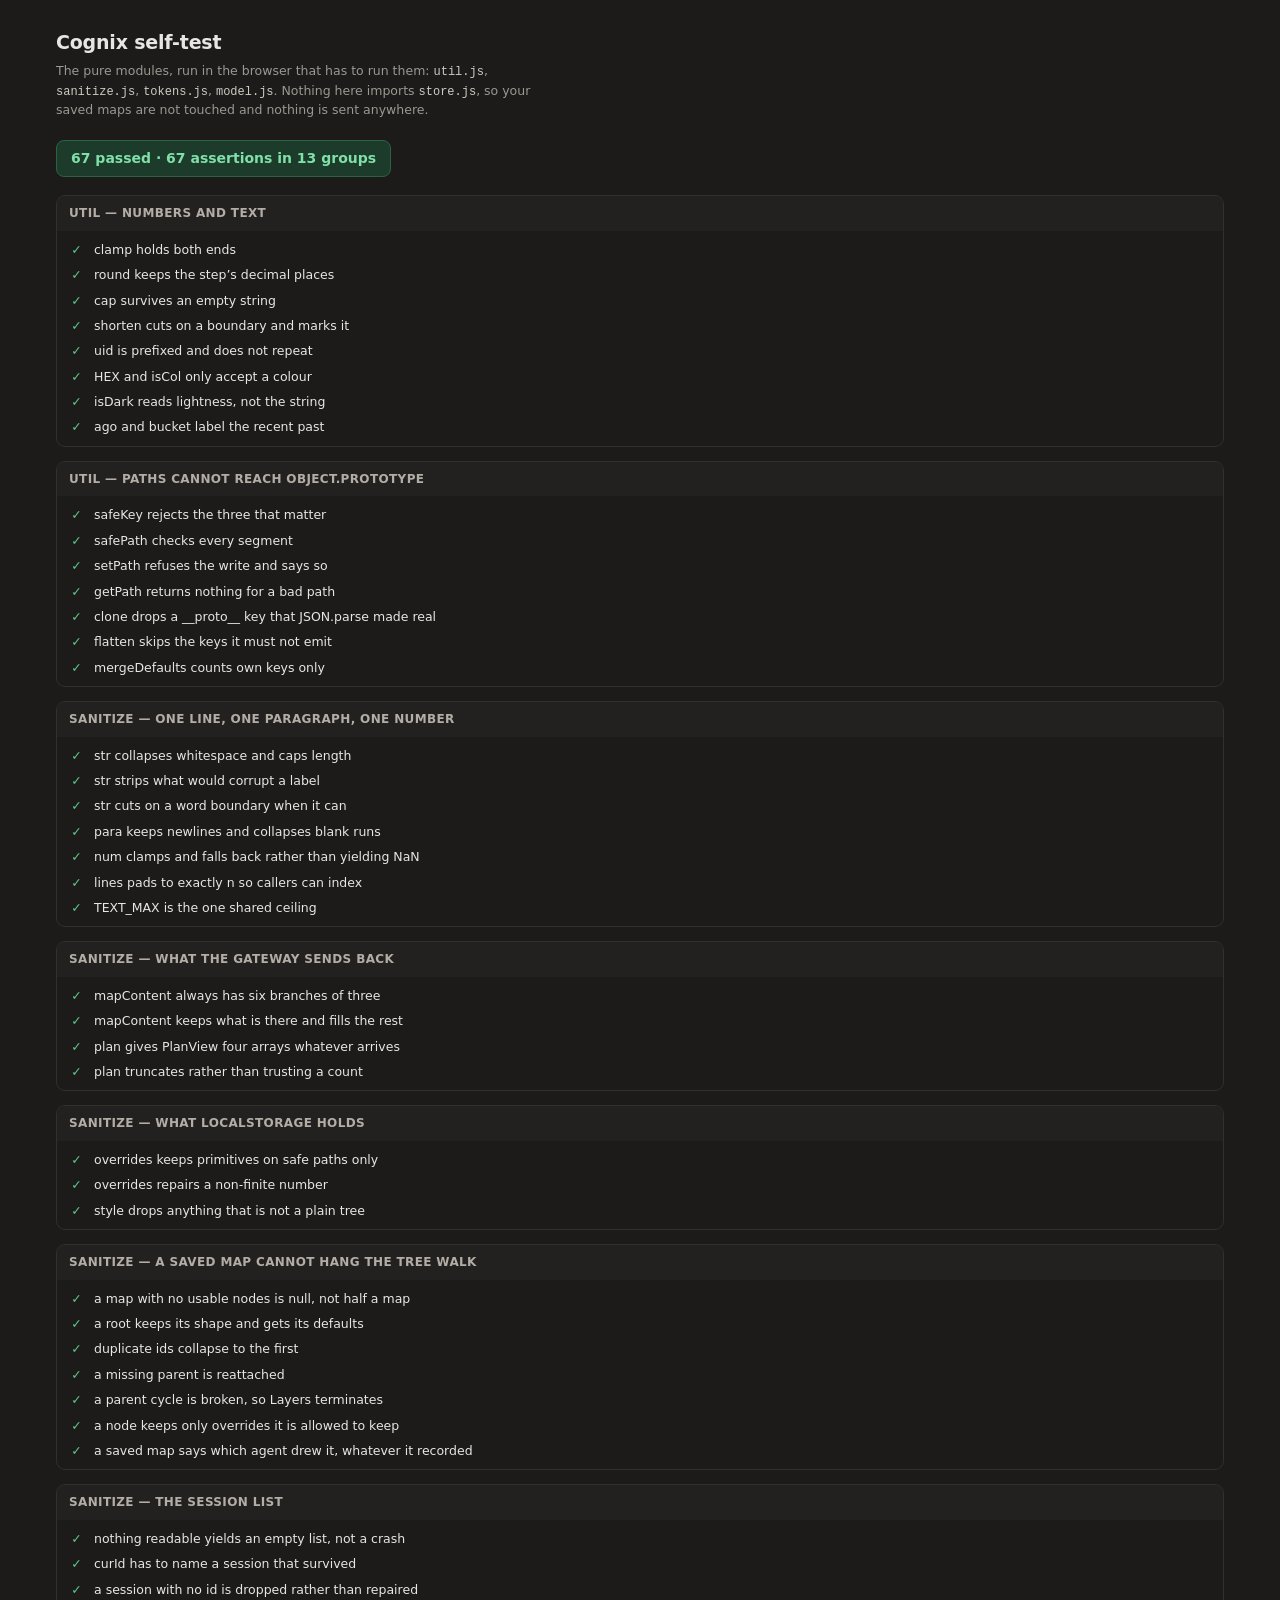
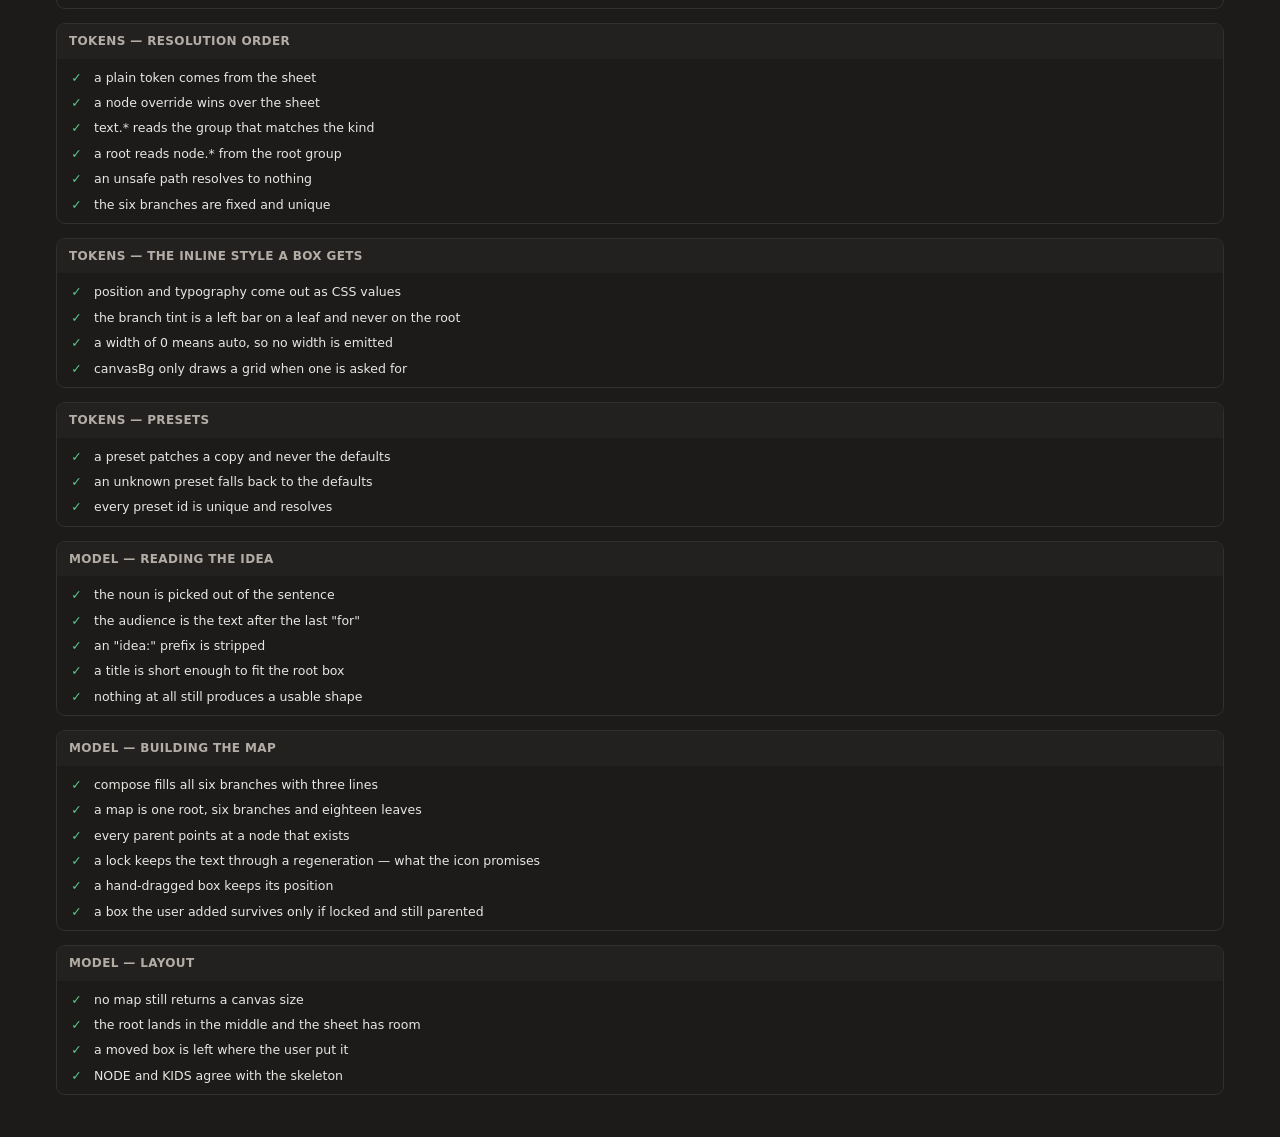
<file: app/selftest/index.html>
<!doctype html>
<html lang="en">
<head>
<meta charset="utf-8">
<meta name="viewport" content="width=device-width, initial-scale=1">
<title>Cognix self-test</title>
<!-- Same closed policy as the app: this page has to run under the real one,
     or it would be testing something the app never does. -->
<meta http-equiv="Content-Security-Policy" content="default-src 'none';
  script-src 'self'; style-src 'self'; img-src 'self'; font-src 'self';
  connect-src 'self'; base-uri 'none'; form-action 'none'">
<meta name="referrer" content="same-origin">
<meta name="color-scheme" content="dark light">
<link rel="icon" type="image/png" sizes="64x64" href="../assets/cognix-mark-64.png">
<link rel="stylesheet" href="./selftest.css">
</head>
<body>
<h1>Cognix self-test</h1>
<p class="sub">The pure modules, run in the browser that has to run them:
  <code>util.js</code>, <code>sanitize.js</code>, <code>tokens.js</code>,
  <code>model.js</code>. Nothing here imports <code>store.js</code>, so your saved
  maps are not touched and nothing is sent anywhere.</p>
<div id="sum" class="sum">running…</div>
<div id="out"></div>
<noscript><p class="bad">This page is the JavaScript. Turn it on.</p></noscript>
<script type="module" src="./unit.js"></script>
</body>
</html>
</file>
<file: app/selftest/selftest.css>
/* Deliberately plain. This page reports facts; it is not part of the product. */
:root{color-scheme:dark light}
body{margin:0;padding:28px clamp(16px,5vw,56px);background:#1c1b1a;color:#e8e6e3;
  font:14px/1.55 ui-sans-serif,system-ui,"Segoe UI",Roboto,sans-serif}
h1{margin:0 0 4px;font-size:19px;font-weight:600;letter-spacing:-.01em}
.sub{margin:0 0 20px;max-width:62ch;color:#9c9791;font-size:12.5px}
code{font:12px ui-monospace,"Cascadia Code",Consolas,monospace;color:#cfc9c2}
.sum{display:inline-block;margin:0 0 18px;padding:7px 14px;border-radius:8px;
  font-weight:600;font-variant-numeric:tabular-nums}
.sum.ok{background:#1d3b2a;color:#7fe0a8;border:1px solid #2c6144}
.sum.bad{background:#3d1f1f;color:#ff9b9b;border:1px solid #6b2f2f}
.grp{margin:0 0 14px;border:1px solid #322f2c;border-radius:9px;overflow:hidden}
.grp>h2{margin:0;padding:8px 12px;background:#232120;font-size:12px;font-weight:600;
  letter-spacing:.03em;text-transform:uppercase;color:#b3ada6}
.grp>ol{margin:0;padding:6px 0;list-style:none}
.grp li{display:flex;gap:10px;padding:3px 12px;font-size:12.5px}
.grp li>span:first-child{width:1.2em;flex:none;text-align:center}
li.pass>span:first-child{color:#5ec98a}
li.fail{background:#2a1c1c}
li.fail>span:first-child{color:#ff8080}
li.fail>span:last-child{color:#ffbcbc}
/* the reason a test failed: its own row under the test, not a flex cell in it */
.grp li.why{display:block;padding:2px 0 4px 2.9em;color:#e08a8a;
  font:11.5px ui-monospace,Consolas,monospace;white-space:pre-wrap}
.bad{color:#ff9b9b}
</file>
